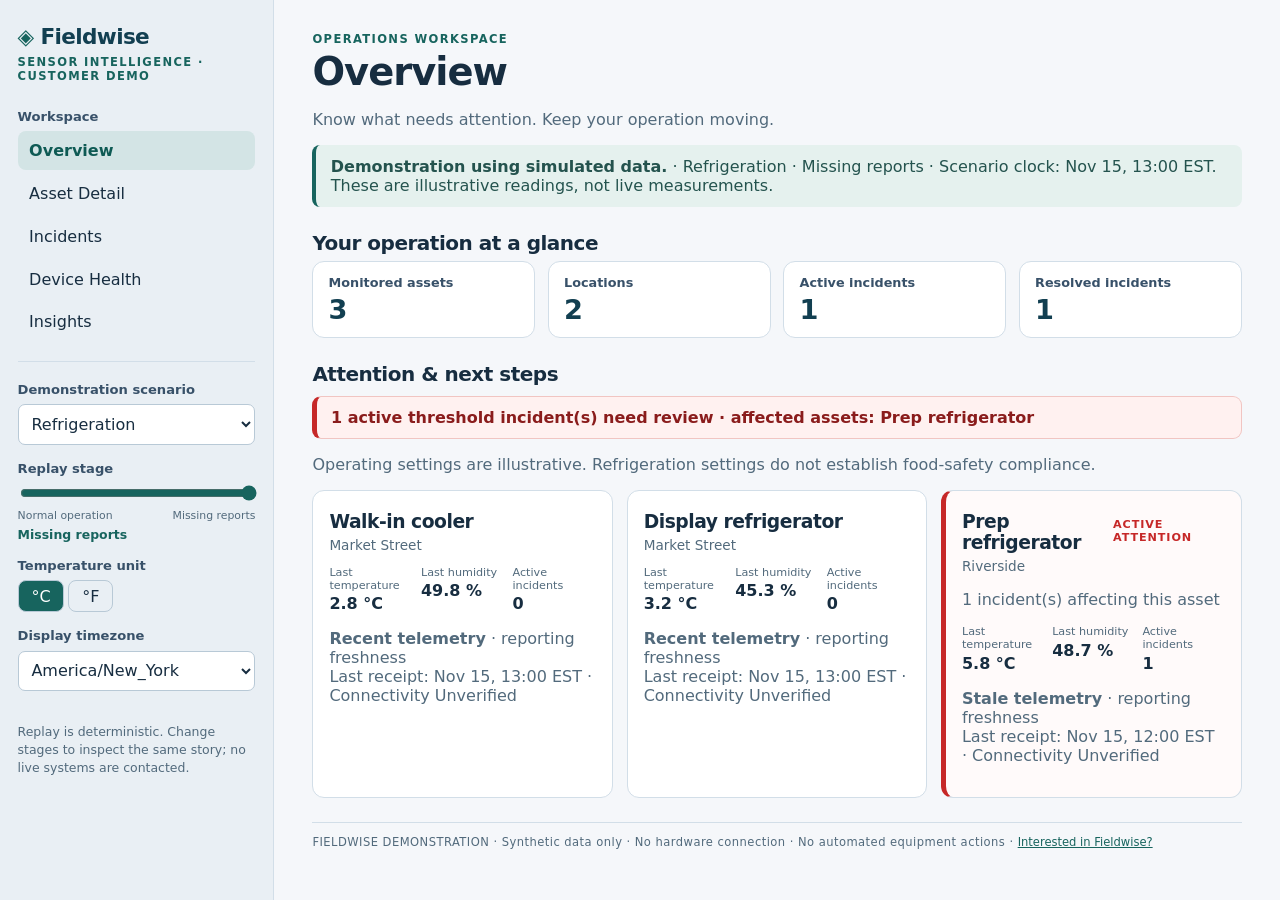
<file: index.html>
<!doctype html>
<html lang="en">
<head>
  <meta charset="utf-8">
  <meta name="viewport" content="width=device-width, initial-scale=1">
  <meta name="description" content="Fieldwise synthetic operations demonstration">
  <title>Fieldwise | Operations demo</title>
  <link rel="stylesheet" href="./styles.css">
  <style>
    a, .contact-trigger { color: var(--teal); }
    .contact-trigger { background: none; border: 0; padding: 0; text-decoration: underline; }
    dialog { border: 0; border-radius: 14px; box-shadow: 0 18px 60px #172d4040; color: var(--ink); max-width: 520px; padding: 0; width: calc(100% - 2rem); }
    dialog::backdrop { background: #172d4066; }
    dialog form { padding: 1.25rem 1.35rem 1.35rem; }
    .modal-header { align-items: flex-start; display: flex; justify-content: space-between; gap: 1rem; }
    .modal-header h2 { margin-top: .1rem; }
    .modal-close { background: transparent; border: 0; color: var(--muted); font-size: 1.7rem; line-height: 1; padding: .1rem .25rem; }
    .form-label { color: #385169; display: block; font-size: .82rem; font-weight: 700; margin: .9rem 0 .35rem; }
    .form-label span { color: var(--red); }
    .contact-form input, .contact-form textarea, dialog input, dialog textarea { border: 1px solid #b8c9d6; border-radius: 7px; color: var(--ink); padding: .6rem; width: 100%; }
    dialog textarea { min-height: 110px; resize: vertical; }
    .modal-actions { display: flex; gap: .6rem; justify-content: flex-end; margin-top: 1rem; }
    .primary-button, .secondary-button { border: 0; border-radius: 7px; padding: .6rem .85rem; }
    .primary-button { background: var(--teal); color: #fff; }
    .secondary-button { background: #e9eff4; color: var(--ink); }
    .form-status { min-height: 1.4rem; margin-top: .7rem; }
    .honeypot { display: none !important; }
    .form-status.success { margin: .7rem 0 0; }
    .form-status.failure { background: #fff1f0; border-left: 4px solid var(--red); color: #8a1c1c; padding: .55rem .7rem; }
    @media (max-width: 760px) { dialog { max-height: 92vh; overflow: auto; } }
  </style>
</head>
<body>
  <a class="skip-link" href="#main-content">Skip to main content</a>
  <p class="sr-only" id="view-status" role="status" aria-live="polite" aria-atomic="true"></p>
  <div class="shell">
    <aside class="sidebar" id="sidebar" aria-labelledby="workspace-label" tabindex="-1">
      <div class="brand"><span>◈</span> Fieldwise</div>
      <p class="eyebrow">SENSOR INTELLIGENCE · CUSTOMER DEMO</p>
      <label class="label" id="workspace-label">Workspace</label><nav id="nav" aria-label="Workspace"></nav>
      <hr>
      <label class="label" for="scenario">Demonstration scenario</label>
      <select id="scenario"><option>Refrigeration</option><option>Building environment</option></select>
      <label class="label" for="stage">Replay stage</label>
      <input id="stage" type="range" min="24" max="60" value="60">
      <div class="range-labels"><span>Normal operation</span><span>Missing reports</span></div><output id="stage-name"></output>
      <label class="label">Temperature unit</label><div class="segmented"><button data-unit="°C" class="active">°C</button><button data-unit="°F">°F</button></div>
      <label class="label" for="timezone">Display timezone</label>
      <select id="timezone"><option value="America/New_York">America/New_York</option><option value="UTC">UTC</option></select>
      <p class="sidebar-note">Replay is deterministic. Change stages to inspect the same story; no live systems are contacted.</p>
    </aside>
    <button class="mobile-menu" id="mobile-menu" aria-label="Open navigation" aria-controls="sidebar" aria-expanded="false">☰</button>
    <div class="mobile-backdrop" id="mobile-backdrop" hidden></div>
    <main id="main-content" tabindex="-1"><div class="mobile-brand brand">◈ Fieldwise</div><div id="app"></div><footer>FIELDWISE DEMONSTRATION · Synthetic data only · No hardware connection · No automated equipment actions · <button class="contact-trigger" id="contact-open" type="button">Interested in Fieldwise?</button></footer></main>
  </div>
  <dialog id="contact-dialog" aria-labelledby="contact-title">
    <form id="contact-form" method="post" action="https://formspree.io/f/xnpdpzbl">
      <div class="modal-header"><div><p class="demo-tag">FIELDWISE DEMONSTRATION</p><h2 id="contact-title">Interested in Fieldwise?</h2></div><button class="modal-close" id="contact-close" type="button" aria-label="Close contact form">×</button></div>
      <p class="caption">Tell us how we can follow up. Contact submissions are processed by Formspree.</p>
      <label class="form-label" for="contact-name">Name <span aria-hidden="true">*</span></label>
      <input id="contact-name" name="name" type="text" autocomplete="name" required>
      <label class="form-label" for="contact-email">Email <span aria-hidden="true">*</span></label>
      <input id="contact-email" name="email" type="email" autocomplete="email" required>
      <label class="form-label" for="contact-message">Message <span aria-hidden="true">*</span></label>
      <textarea id="contact-message" name="message" rows="5" required></textarea>
      <input class="honeypot" type="text" name="_gotcha" tabindex="-1" autocomplete="off" aria-hidden="true">
      <div id="contact-status" class="form-status" role="status" aria-live="polite"></div>
      <div class="modal-actions"><button class="secondary-button" id="contact-cancel" type="button">Cancel</button><button class="primary-button" id="contact-submit" type="submit">Send inquiry</button></div>
    </form>
  </dialog>
  <script type="module" src="./src/main.js"></script>
</body>
</html>
</file>
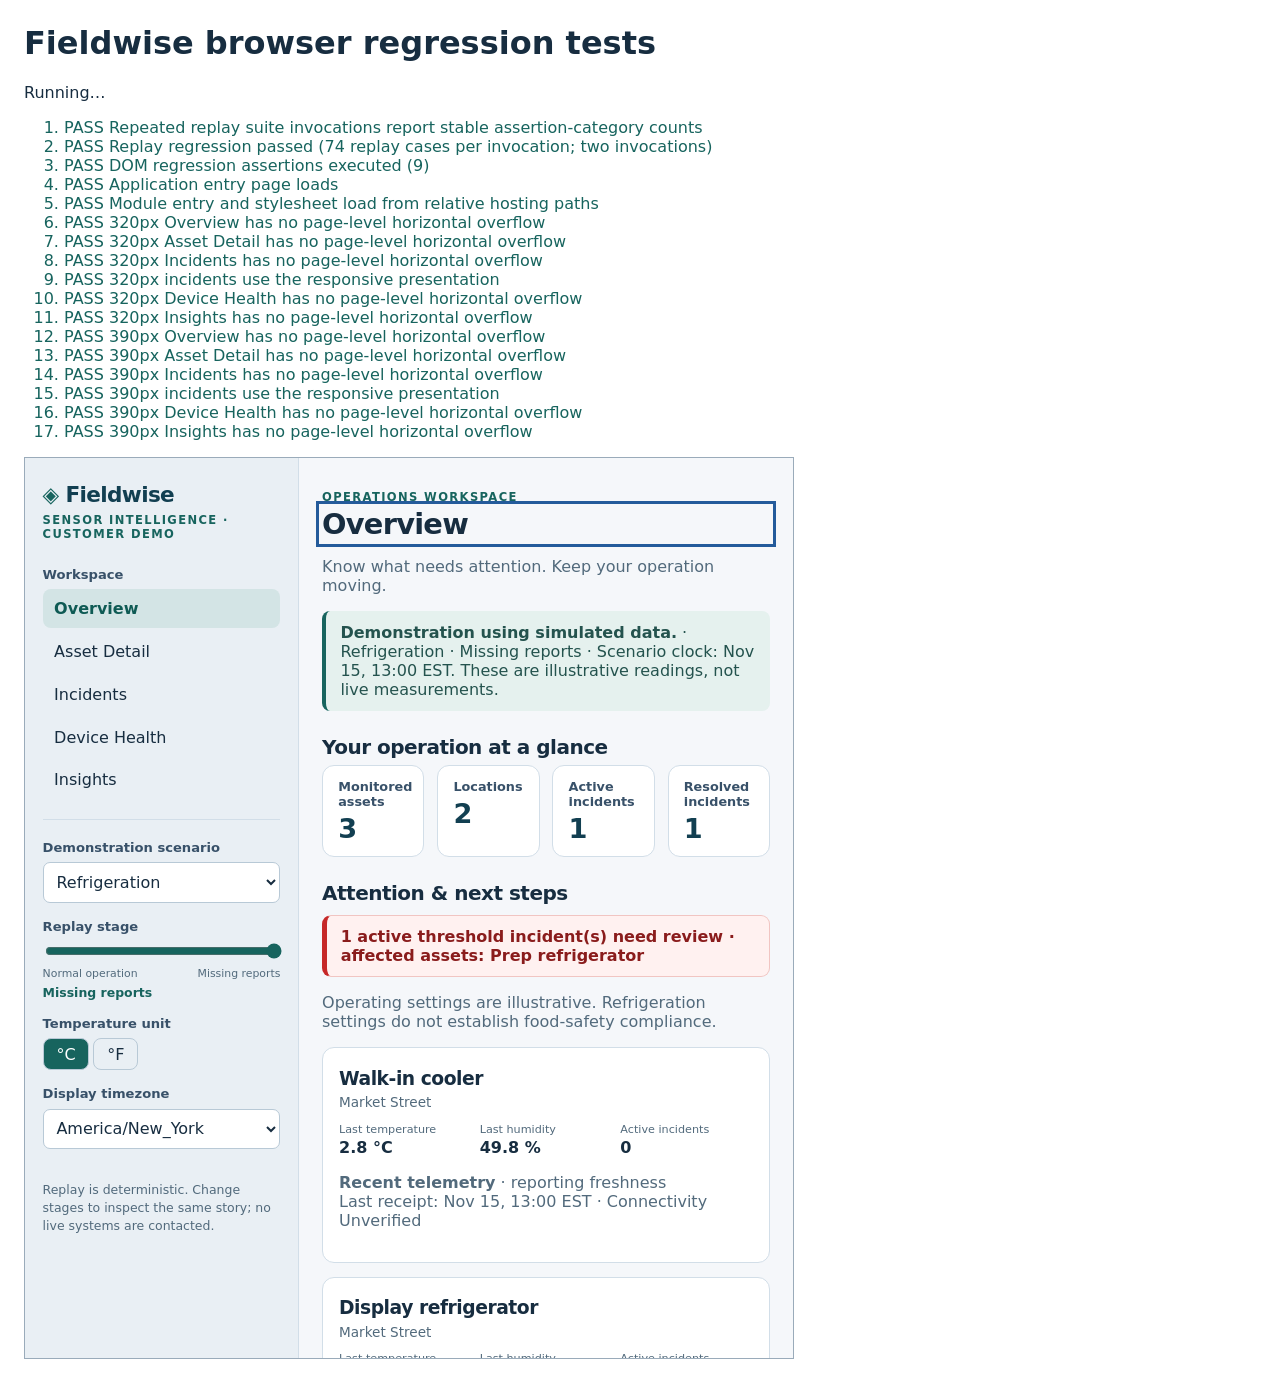
<file: tests/browser-regression.html>
<!doctype html>
<html lang="en">
<head>
  <meta charset="utf-8">
  <meta name="viewport" content="width=device-width, initial-scale=1">
  <title>Fieldwise browser regression tests</title>
  <style>
    body { color: #172d40; font: 16px system-ui, sans-serif; margin: 1.5rem; }
    iframe { border: 1px solid #9aabba; display: block; margin-top: 1rem; }
    #app-frame { height: 900px; }
    #contact-test-fixture { left: -10000px; position: fixed; top: 0; }
    .passed { color: #17645e; }
    .failed { color: #a11; }
    .skipped { color: #775000; }
  </style>
</head>
<body>
  <h1>Fieldwise browser regression tests</h1>
  <p id="test-summary" role="status" aria-live="polite">Running…</p>
  <ol id="test-results"></ol>
  <iframe id="app-frame" title="Fieldwise application under test"></iframe>
  <script type="module" src="./browser-regression.js"></script>
</body>
</html>
</file>
<file: styles.css>
:root{--ink:#172d40;--muted:#526a7c;--teal:#17645e;--blue:#245b9b;--red:#c62828;--amber:#b26a00;--line:#d2dee8;--bg:#f5f7fa;--side:#e9eff4;font-family:Inter,ui-sans-serif,system-ui,-apple-system,"Segoe UI",sans-serif}*{box-sizing:border-box}body{margin:0;background:var(--bg);color:var(--ink)}button,select,input{font:inherit;cursor:pointer}.shell{display:grid;grid-template-columns:274px minmax(0,1fr);min-height:100vh}.sidebar{background:var(--side);border-right:1px solid var(--line);padding:1.5rem 1.1rem}.brand{color:#123f51;font-size:1.35rem;font-weight:800;letter-spacing:-.03em}.brand span{color:var(--teal)}.eyebrow,.demo-tag{color:var(--teal);font-size:.72rem;font-weight:800;letter-spacing:.12em}.eyebrow{margin:.35rem 0 1.65rem}.label{display:block;color:#385169;font-size:.82rem;font-weight:700;margin:1rem 0 .45rem}#nav{display:grid;gap:.25rem}#nav button,.segmented button{border:0;border-radius:8px;background:transparent;color:var(--ink);padding:.62rem .72rem;text-align:left}#nav button:hover,.segmented button:hover{background:#dbe6ee}#nav button.active{background:#d3e4e5;color:#0e5a54;font-weight:800}hr{border:0;border-top:1px solid var(--line);margin:1.25rem 0}select,input[type=range]{width:100%}select{border:1px solid #b8c9d6;border-radius:7px;background:#fff;color:var(--ink);padding:.55rem}.range-labels{display:flex;justify-content:space-between;color:var(--muted);font-size:.68rem;margin-top:.25rem}input[type=range]{accent-color:var(--teal)}output{display:block;color:var(--teal);font-size:.78rem;font-weight:800;margin-top:.3rem}.segmented{display:flex;gap:.25rem}.segmented button{border:1px solid #b8c9d6;padding:.35rem .8rem;text-align:center}.segmented button.active{background:var(--teal);color:#fff}.sidebar-note{color:var(--muted);font-size:.78rem;line-height:1.45;margin-top:2rem}main{min-width:0;max-width:1480px;padding:2rem clamp(1rem,3vw,3rem) 1rem;width:100%}.mobile-brand,.mobile-menu{display:none}h1,h2,h3{letter-spacing:-.025em;margin:.2rem 0 .35rem}h1{font-size:clamp(1.8rem,3vw,2.5rem)}h2{font-size:1.25rem;margin-top:1.5rem}.subtitle,.caption{color:var(--muted)}.notice{background:#e5f1ee;border-left:4px solid var(--teal);border-radius:8px;color:#24534e;padding:.75rem .9rem;margin:1rem 0}.metrics{display:grid;grid-template-columns:repeat(4,minmax(0,1fr));gap:.8rem}.metric,.card,.chart-card,.table-wrap{background:#fff;border:1px solid var(--line);border-radius:12px}.metric{padding:.8rem .95rem}.metric-label{color:#385169;font-size:.8rem;font-weight:700}.metric-value{color:#123f51;font-size:1.7rem;font-weight:800;margin-top:.25rem}.alert,.success,.warning{border-radius:9px;padding:.7rem .85rem;margin:.6rem 0;font-weight:700}.alert{background:#fff1f0;border:1px solid #f1c5c2;border-left:5px solid var(--red);color:#8a1c1c}.warning{background:#fff7e6;border:1px solid #ecd6a3;border-left:5px solid var(--amber);color:#775000}.success{background:#eff8f3;border:1px solid #c6e2d2;border-left:5px solid #4f7c6d;color:#426056}.cards{display:grid;grid-template-columns:repeat(auto-fit,minmax(270px,1fr));gap:.85rem}.card{padding:1rem}.card.active{border-left:5px solid var(--red);background:#fffafa}.card.stale{border-left:5px solid var(--amber);background:#fffdf7}.card-head{display:flex;justify-content:space-between;gap:.5rem;align-items:baseline}.status{color:var(--red);font-size:.7rem;font-weight:900;letter-spacing:.08em;text-transform:uppercase}.status.stale{color:var(--amber)}.meta{color:var(--muted);font-size:.85rem;margin:0 0 .8rem}.stats{display:grid;grid-template-columns:repeat(3,1fr);gap:.5rem}.stat-label{color:var(--muted);font-size:.7rem}.stat-value{font-weight:800;margin-top:.15rem}.toolbar{display:flex;flex-wrap:wrap;gap:.75rem;align-items:end;margin:1rem 0}.toolbar label{color:var(--muted);font-size:.8rem;font-weight:700}.toolbar select{min-width:190px;margin-top:.3rem}.chart-card{padding:.7rem .8rem .4rem;margin:.65rem 0 1rem;overflow:hidden}.chart-card svg{display:block;height:auto;width:100%}.legend{display:flex;flex-wrap:wrap;gap:1rem;color:var(--muted);font-size:.76rem;padding:.25rem .4rem .45rem}.legend span{display:inline-flex;align-items:center;gap:.35rem}.swatch{display:inline-block;height:3px;width:20px}.threshold-swatch{border-top:2px dashed #8a6d3b;height:0}.dot-swatch{background:var(--red);border-radius:50%;height:9px;width:9px}table{border-collapse:collapse;min-width:760px;width:100%}.table-wrap{overflow-x:auto}th,td{border-bottom:1px solid #e5ebef;padding:.65rem .7rem;text-align:left;vertical-align:top}th{background:#f2f6f8;color:#385169;font-size:.74rem;text-transform:uppercase}td{font-size:.82rem}tr.active{background:#fff4f2;color:#6d1a1a}tr.resolved{background:#f5faf7;color:#426056}.badge{border-radius:999px;font-size:.68rem;font-weight:900;padding:.2rem .45rem;text-transform:uppercase}.badge.active{background:#f8d3d0;color:#8a1c1c}.badge.resolved{background:#d9ede1;color:#426056}.insight{margin-bottom:.65rem}.insight strong{color:#123f51}footer{border-top:1px solid var(--line);color:var(--muted);font-size:.72rem;letter-spacing:.04em;margin-top:1.5rem;padding-top:.8rem}.empty{color:var(--muted);padding:1rem;text-align:center}.grid-line{stroke:#e3e9ee;stroke-width:1}.measurement-line{fill:none;stroke-width:2.5}.measurement-dot{fill:#fff;stroke:currentColor;stroke-width:1.5}.excursion-dot{fill:var(--red);stroke:#fff;stroke-width:1.5}.threshold-line{stroke:#8a6d3b;stroke-dasharray:5 4;stroke-width:1.5}.threshold-label{fill:#6f5b2e;font-size:12px}.axis-label{fill:#526a7c;font-size:11px}.axis-title{fill:#526a7c;font-size:11px;font-weight:700}@media(max-width:760px){.shell{display:block}.sidebar{box-shadow:8px 0 18px #172d4020;height:100%;left:0;max-width:290px;position:fixed;top:0;transform:translateX(-105%);transition:transform .2s;width:84vw;z-index:5}.sidebar.open{transform:translateX(0)}.mobile-menu{background:var(--teal);border:0;border-radius:50%;color:#fff;display:block;font-size:1.1rem;height:42px;position:fixed;right:1rem;top:1rem;width:42px;z-index:4}.mobile-brand{display:block;margin-bottom:2.2rem}.metrics{grid-template-columns:repeat(2,minmax(0,1fr))}.stats{grid-template-columns:1fr}main{padding:1rem}.card-head{align-items:flex-start;flex-direction:column}}
.skip-link{background:#fff;color:var(--ink);left:1rem;padding:.6rem .8rem;position:fixed;top:.75rem;transform:translateY(-200%);transition:transform .15s;z-index:10}.skip-link:focus{transform:translateY(0)}:focus-visible{outline:3px solid #d47b00;outline-offset:3px}.sr-only{height:1px;margin:-1px;overflow:hidden;padding:0;position:absolute;width:1px;clip:rect(0,0,0,0);white-space:nowrap}.mobile-backdrop{background:#172d4066;inset:0;position:fixed;z-index:4}.incident-cards{display:none}.incident-card{background:#fff;border:1px solid var(--line);border-radius:12px;padding:1rem}.incident-card.active{border-left:5px solid var(--red);background:#fffafa}.incident-card.resolved{border-left:5px solid #4f7c6d;background:#f5faf7}.incident-card-head{align-items:center;display:flex;justify-content:space-between;gap:.75rem}.incident-card dl{display:grid;gap:.65rem;grid-template-columns:repeat(2,minmax(0,1fr));margin:1rem 0 0}.incident-card dl div{min-width:0}.incident-card dt{color:var(--muted);font-size:.7rem;font-weight:700;text-transform:uppercase}.incident-card dd{margin:.15rem 0 0;overflow-wrap:anywhere}@media(max-width:760px){.sidebar{z-index:6}.mobile-menu{z-index:7}.incident-table{display:none}.incident-cards{display:grid;gap:.75rem}.incident-card dl{grid-template-columns:1fr 1fr}}@media(prefers-reduced-motion:reduce){*,*::before,*::after{scroll-behavior:auto!important;transition-duration:.01ms!important;animation-duration:.01ms!important;animation-iteration-count:1!important}}

/* Keep narrow layouts contained and all drawer controls reachable. */
.cards{grid-template-columns:repeat(auto-fit,minmax(min(270px,100%),1fr))}
.toolbar label{max-width:100%}
.toolbar select{min-width:0;max-width:100%}
.status.stale{color:#775000}
:focus-visible{outline-color:#245b9b}
@media(max-width:760px){
  body.navigation-open{overflow:hidden}
  .sidebar{overflow-y:auto;overscroll-behavior:contain}
  .sidebar:not(.open){visibility:hidden}
  .sidebar.open{visibility:visible}
  .mobile-menu{right:.5rem;top:.5rem}
  .incident-card-head{flex-wrap:wrap;overflow-wrap:anywhere}
}
@media(prefers-reduced-motion:reduce){
  *,*::before,*::after{
    transition-property:none!important;
    animation:none!important;
  }
}
</file>
